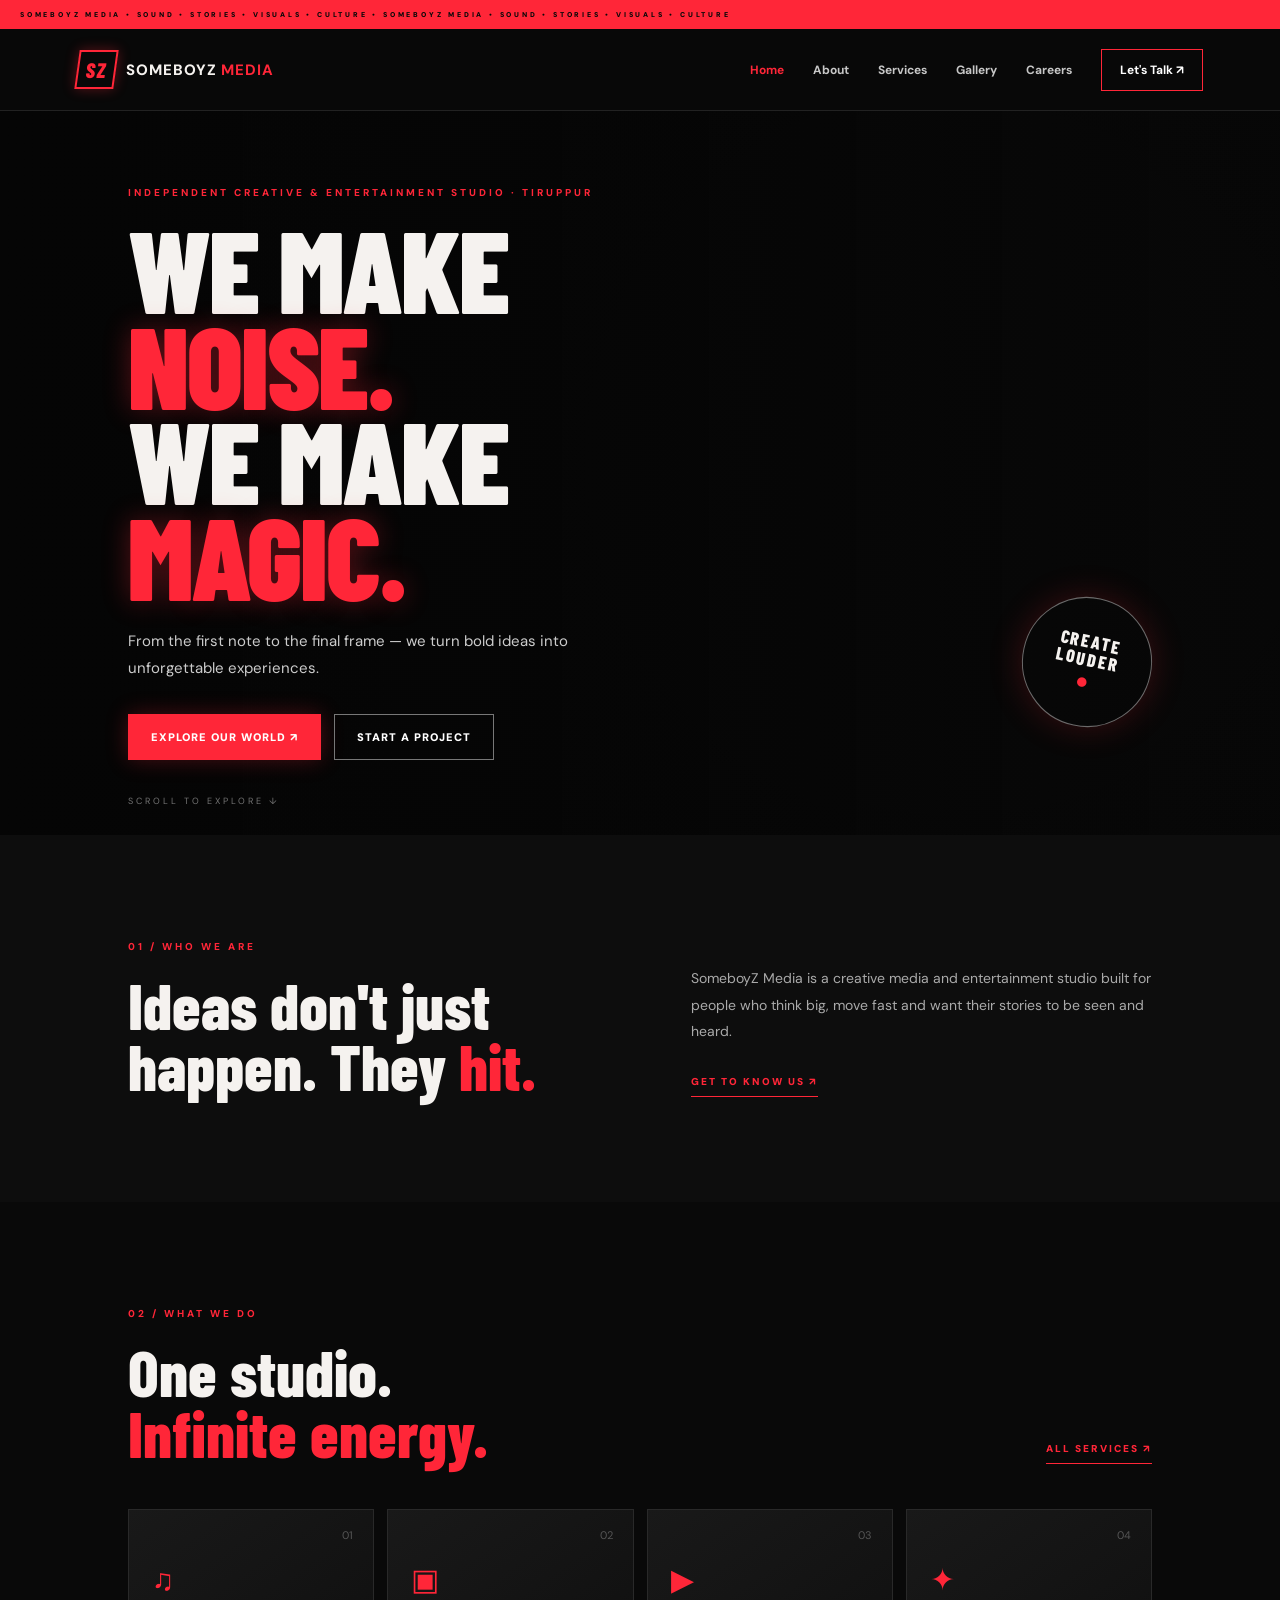
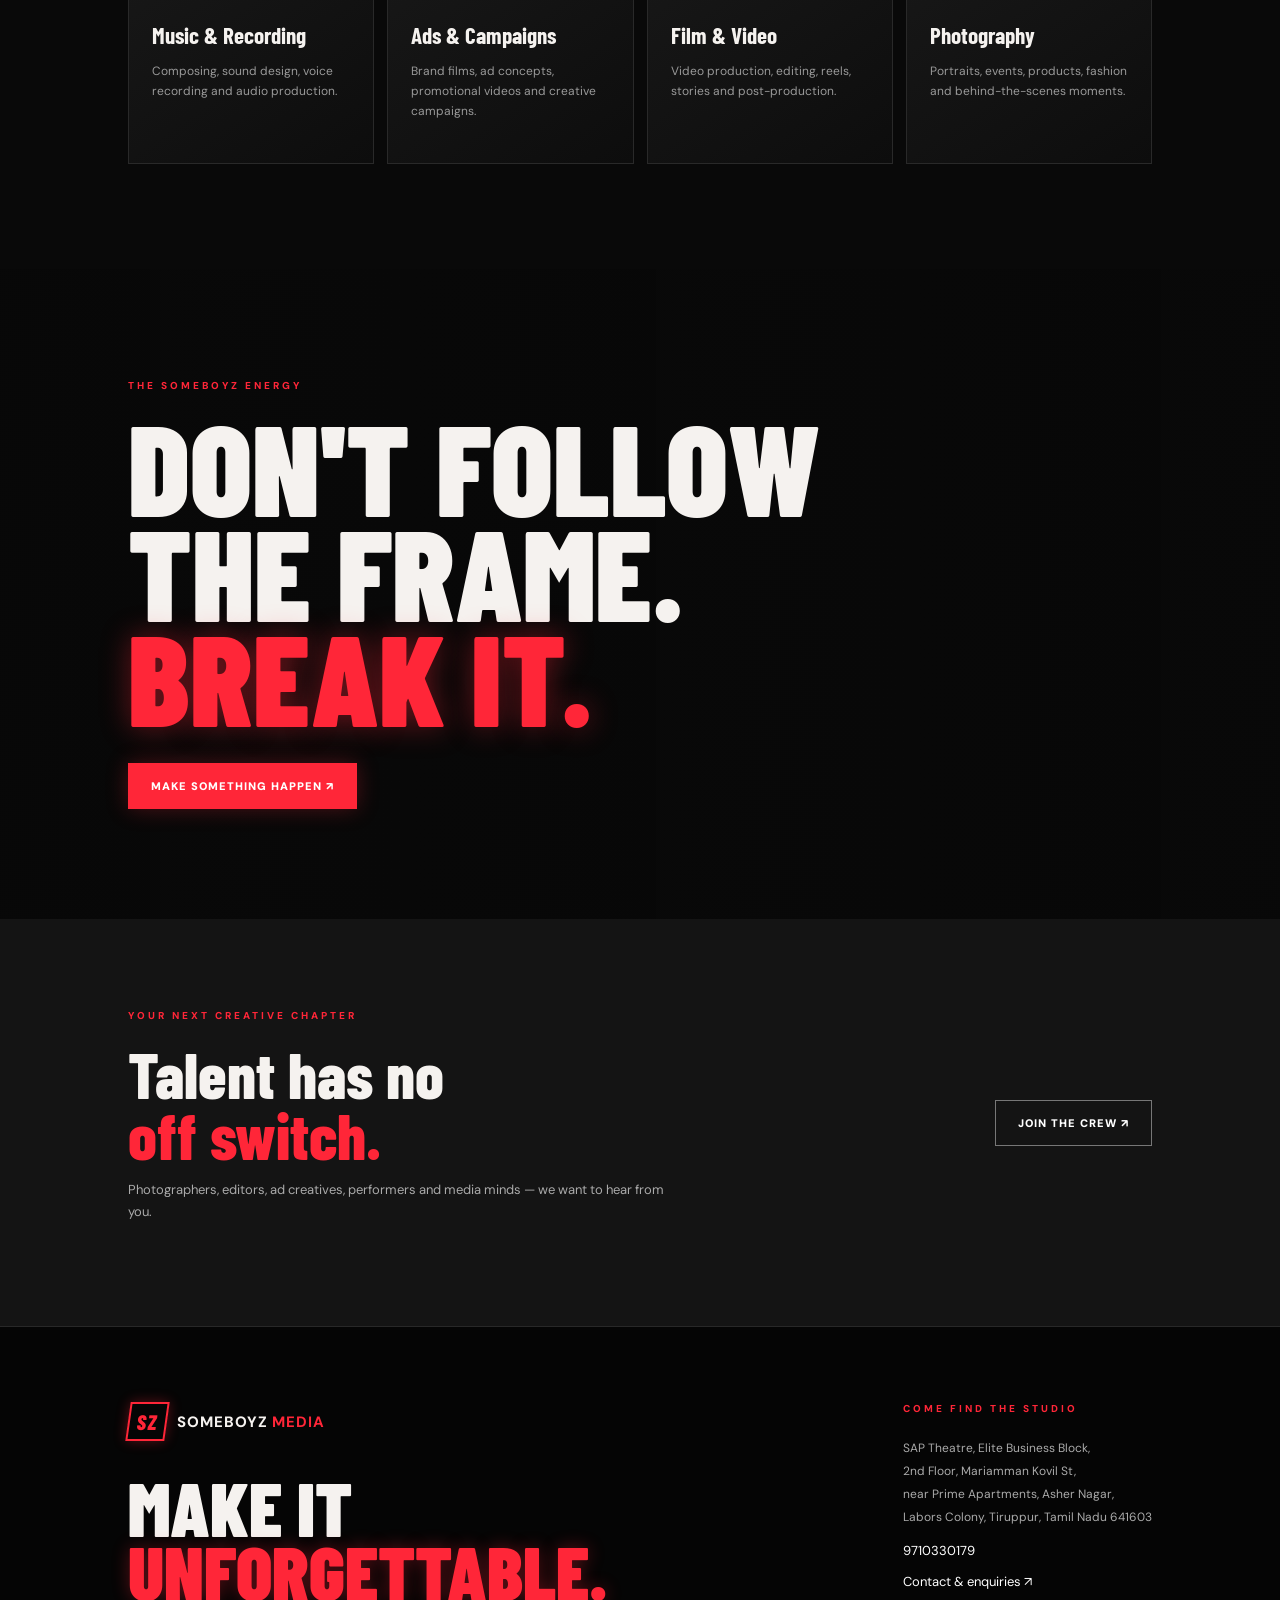
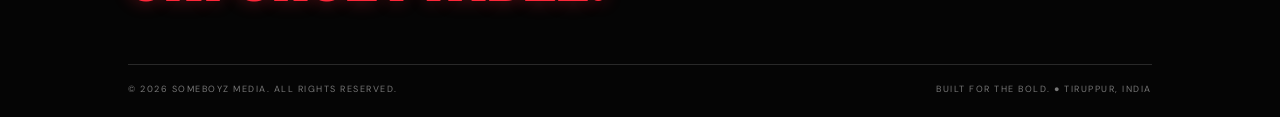
<file: index.html>
<!DOCTYPE html>
<html lang="en"><head><meta charset="UTF-8"><meta name="viewport" content="width=device-width, initial-scale=1.0"><title>SomeboyZ Media | Create Beyond Limits</title><link rel="stylesheet" href="style.css"></head>
<body><div class="ticker">SOMEBOYZ MEDIA • SOUND • STORIES • VISUALS • CULTURE • SOMEBOYZ MEDIA • SOUND • STORIES • VISUALS • CULTURE</div>
<header class="header"><a class="logo" href="index.html"><span class="logo-mark">SZ</span><span>SOMEBOYZ <b>MEDIA</b></span></a><button class="menu" aria-label="Open menu">☰</button><nav><a class="active" href="index.html">Home</a><a href="about.html">About</a><a href="services.html">Services</a><a href="gallery.html">Gallery</a><a href="careers.html">Careers</a><a class="nav-cta" href="contact.html">Let's Talk ↗</a></nav></header>
<main><section class="hero"><div class="hero-shade"></div><div class="hero-content"><p class="eyebrow">INDEPENDENT CREATIVE & ENTERTAINMENT STUDIO · TIRUPPUR</p><h1>WE MAKE<br><span>NOISE.</span><br>WE MAKE<br> <em>MAGIC.</em></h1><p class="hero-copy">From the first note to the final frame — we turn bold ideas into unforgettable experiences.</p><div class="actions"><a class="btn red" href="services.html">Explore our world ↗</a><a class="btn outline" href="contact.html">Start a project</a></div></div><div class="hero-stamp">CREATE<br>LOUDER<br><b>●</b></div><div class="scroll-note">SCROLL TO EXPLORE ↓</div></section>
<section class="intro section"><div><p class="eyebrow">01 / WHO WE ARE</p><h2>Ideas don't just<br>happen. They <span>hit.</span></h2></div><div class="intro-copy"><p>SomeboyZ Media is a creative media and entertainment studio built for people who think big, move fast and want their stories to be seen and heard.</p><a class="text-link" href="about.html">GET TO KNOW US ↗</a></div></section>
<section class="services-preview section"><div class="section-head"><div><p class="eyebrow">02 / WHAT WE DO</p><h2>One studio.<br><span>Infinite energy.</span></h2></div><a class="text-link" href="services.html">ALL SERVICES ↗</a></div><div class="service-grid"><article class="service-card"><span>01</span><div class="service-icon">♫</div><h3>Music & Recording</h3><p>Composing, sound design, voice recording and audio production.</p></article><article class="service-card"><span>02</span><div class="service-icon">▣</div><h3>Ads & Campaigns</h3><p>Brand films, ad concepts, promotional videos and creative campaigns.</p></article><article class="service-card"><span>03</span><div class="service-icon">▶</div><h3>Film & Video</h3><p>Video production, editing, reels, stories and post-production.</p></article><article class="service-card"><span>04</span><div class="service-icon">✦</div><h3>Photography</h3><p>Portraits, events, products, fashion and behind-the-scenes moments.</p></article></div></section>
<section class="manifesto"><p class="eyebrow">THE SOMEBOYZ ENERGY</p><h2>DON'T FOLLOW<br>THE FRAME.<br><span>BREAK IT.</span></h2><a class="btn red" href="contact.html">Make something happen ↗</a></section>
<section class="careers-strip"><div><p class="eyebrow">YOUR NEXT CREATIVE CHAPTER</p><h2>Talent has no<br><span>off switch.</span></h2><p>Photographers, editors, ad creatives, performers and media minds — we want to hear from you.</p></div><a class="btn outline" href="careers.html">Join the crew ↗</a></section></main>
<footer class="footer"><div class="footer-top"><div><a class="logo" href="index.html"><span class="logo-mark">SZ</span><span>SOMEBOYZ <b>MEDIA</b></span></a><h2>MAKE IT<br><span>UNFORGETTABLE.</span></h2></div><div class="footer-contact"><p class="eyebrow">COME FIND THE STUDIO</p><p>SAP Theatre, Elite Business Block,<br>2nd Floor, Mariamman Kovil St,<br>near Prime Apartments, Asher Nagar,<br>Labors Colony, Tiruppur, Tamil Nadu 641603</p><a href="tel:9710330179">9710330179</a><a href="contact.html">Contact & enquiries ↗</a></div></div><div class="footer-bottom"><span>© 2026 SOMEBOYZ MEDIA. ALL RIGHTS RESERVED.</span><span>BUILT FOR THE BOLD. ● TIRUPPUR, INDIA</span></div></footer><script src="script.js"></script></body></html>
</file>
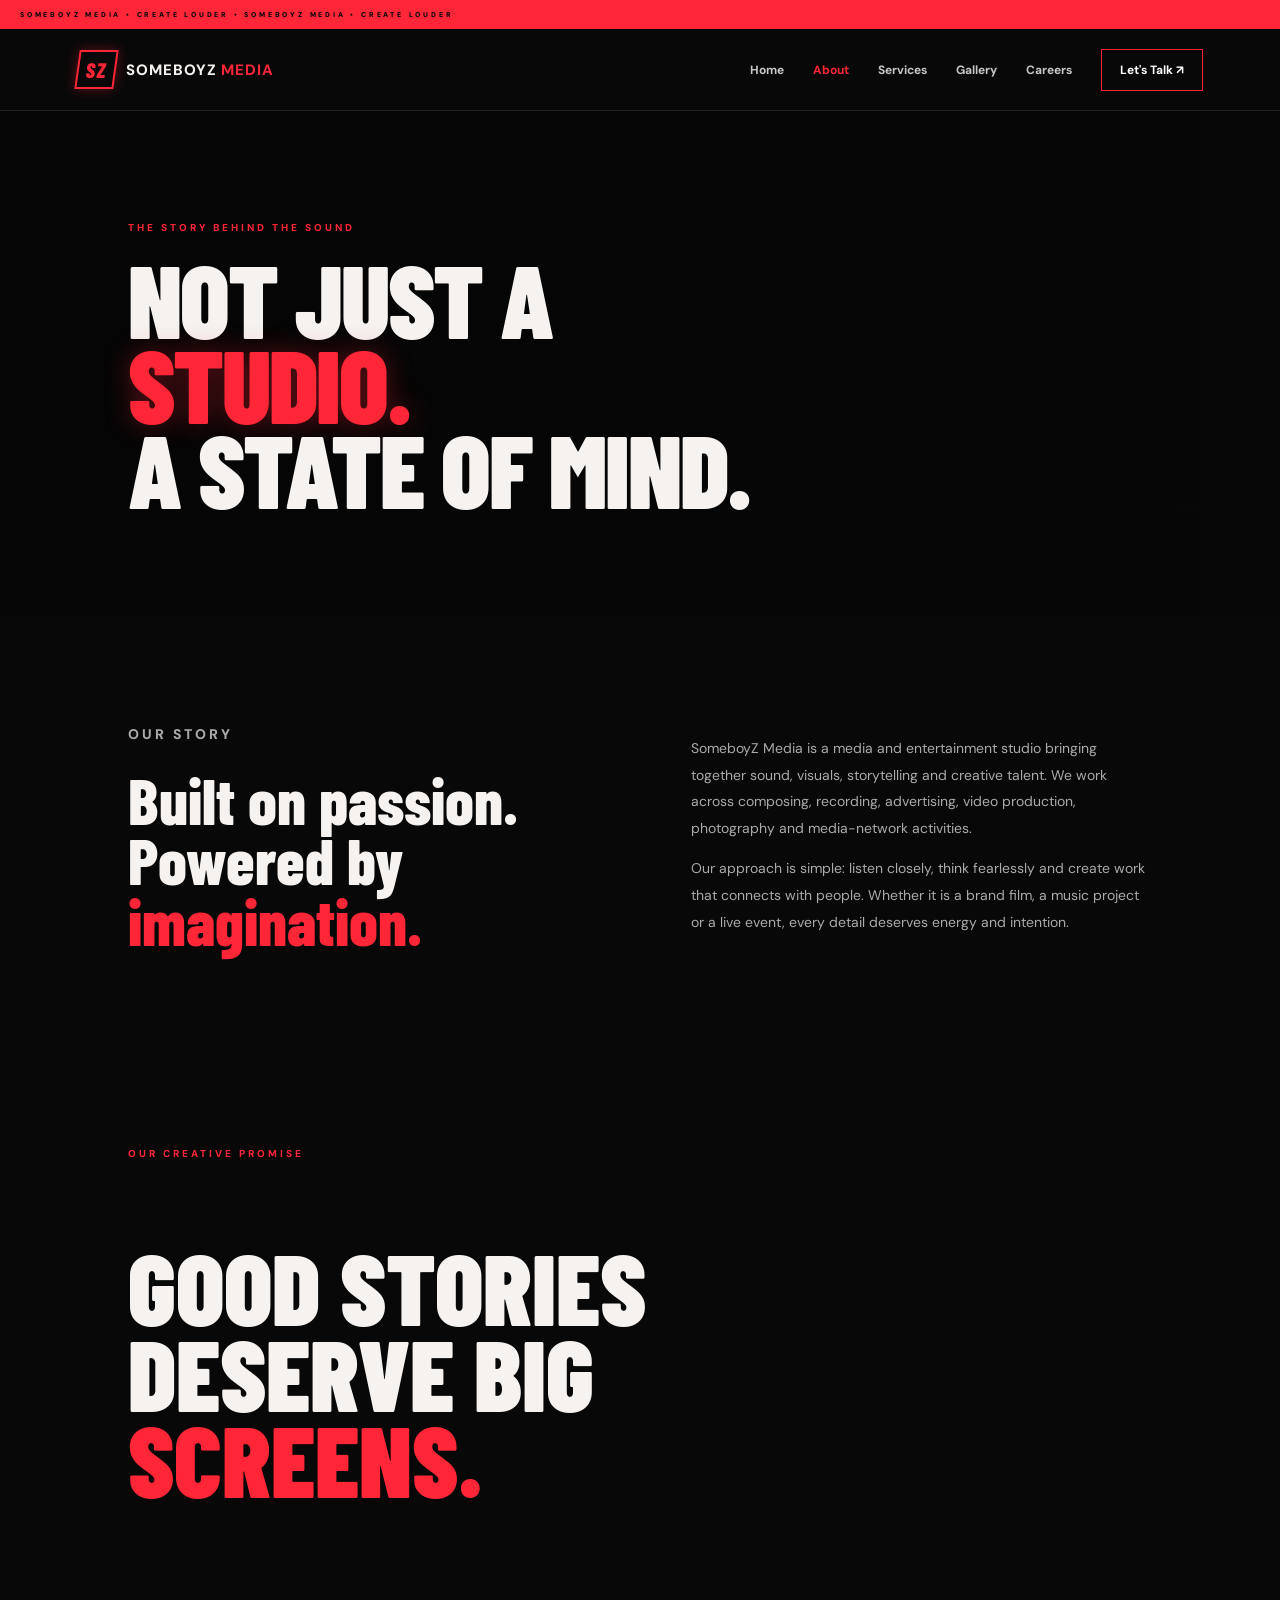
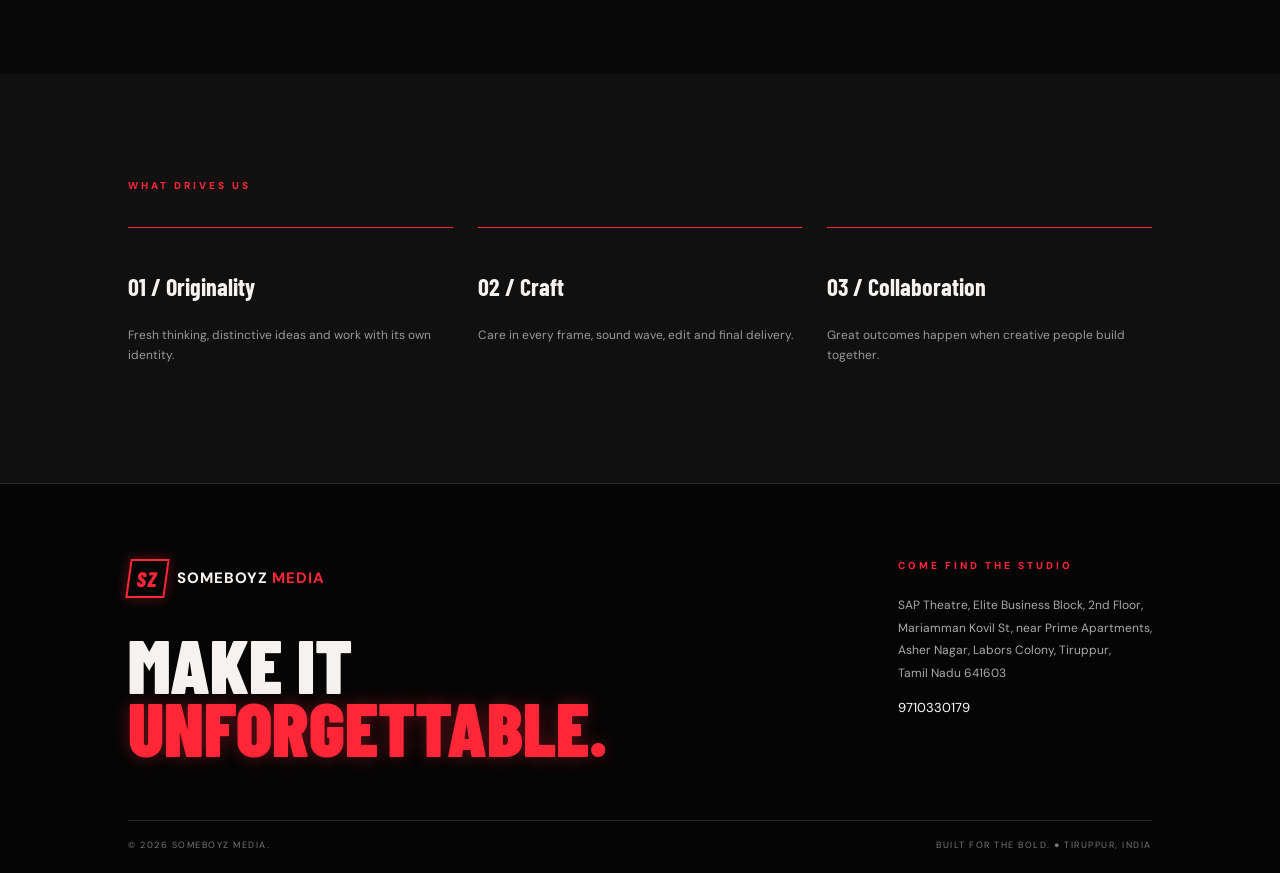
<file: about.html>
<!DOCTYPE html><html lang="en"><head><meta charset="UTF-8"><meta name="viewport" content="width=device-width, initial-scale=1.0"><title>About | SomeboyZ Media</title><link rel="stylesheet" href="style.css"></head><body><div class="ticker">SOMEBOYZ MEDIA • CREATE LOUDER • SOMEBOYZ MEDIA • CREATE LOUDER</div><header class="header"><a class="logo" href="index.html"><span class="logo-mark">SZ</span><span>SOMEBOYZ <b>MEDIA</b></span></a><button class="menu">☰</button><nav><a href="index.html">Home</a><a class="active" href="about.html">About</a><a href="services.html">Services</a><a href="gallery.html">Gallery</a><a href="careers.html">Careers</a><a class="nav-cta" href="contact.html">Let's Talk ↗</a></nav></header><main><section class="page-hero about-hero"><p class="eyebrow">THE STORY BEHIND THE SOUND</p><h1>NOT JUST A<br><span>STUDIO.</span><br>A STATE OF MIND.</h1></section><section class="section split"><div><p class="eyebrow">OUR STORY</p><h2>Built on passion.<br>Powered by <span>imagination.</span></h2></div><div><p>SomeboyZ Media is a media and entertainment studio bringing together sound, visuals, storytelling and creative talent. We work across composing, recording, advertising, video production, photography and media-network activities.</p><p>Our approach is simple: listen closely, think fearlessly and create work that connects with people. Whether it is a brand film, a music project or a live event, every detail deserves energy and intention.</p></div></section><section class="image-band"><div><p class="eyebrow">OUR CREATIVE PROMISE</p><h2>GOOD STORIES<br>DESERVE BIG<br><span>SCREENS.</span></h2></div></section><section class="section values"><p class="eyebrow">WHAT DRIVES US</p><div class="value-grid"><article><h3>01 / Originality</h3><p>Fresh thinking, distinctive ideas and work with its own identity.</p></article><article><h3>02 / Craft</h3><p>Care in every frame, sound wave, edit and final delivery.</p></article><article><h3>03 / Collaboration</h3><p>Great outcomes happen when creative people build together.</p></article></div></section></main><footer class="footer"><div class="footer-top"><div><a class="logo" href="index.html"><span class="logo-mark">SZ</span><span>SOMEBOYZ <b>MEDIA</b></span></a><h2>MAKE IT<br><span>UNFORGETTABLE.</span></h2></div><div class="footer-contact"><p class="eyebrow">COME FIND THE STUDIO</p><p>SAP Theatre, Elite Business Block, 2nd Floor,<br>Mariamman Kovil St, near Prime Apartments,<br>Asher Nagar, Labors Colony, Tiruppur,<br>Tamil Nadu 641603</p><a href="tel:9710330179">9710330179</a></div></div><div class="footer-bottom"><span>© 2026 SOMEBOYZ MEDIA.</span><span>BUILT FOR THE BOLD. ● TIRUPPUR, INDIA</span></div></footer><script src="script.js"></script></body></html>
</file>
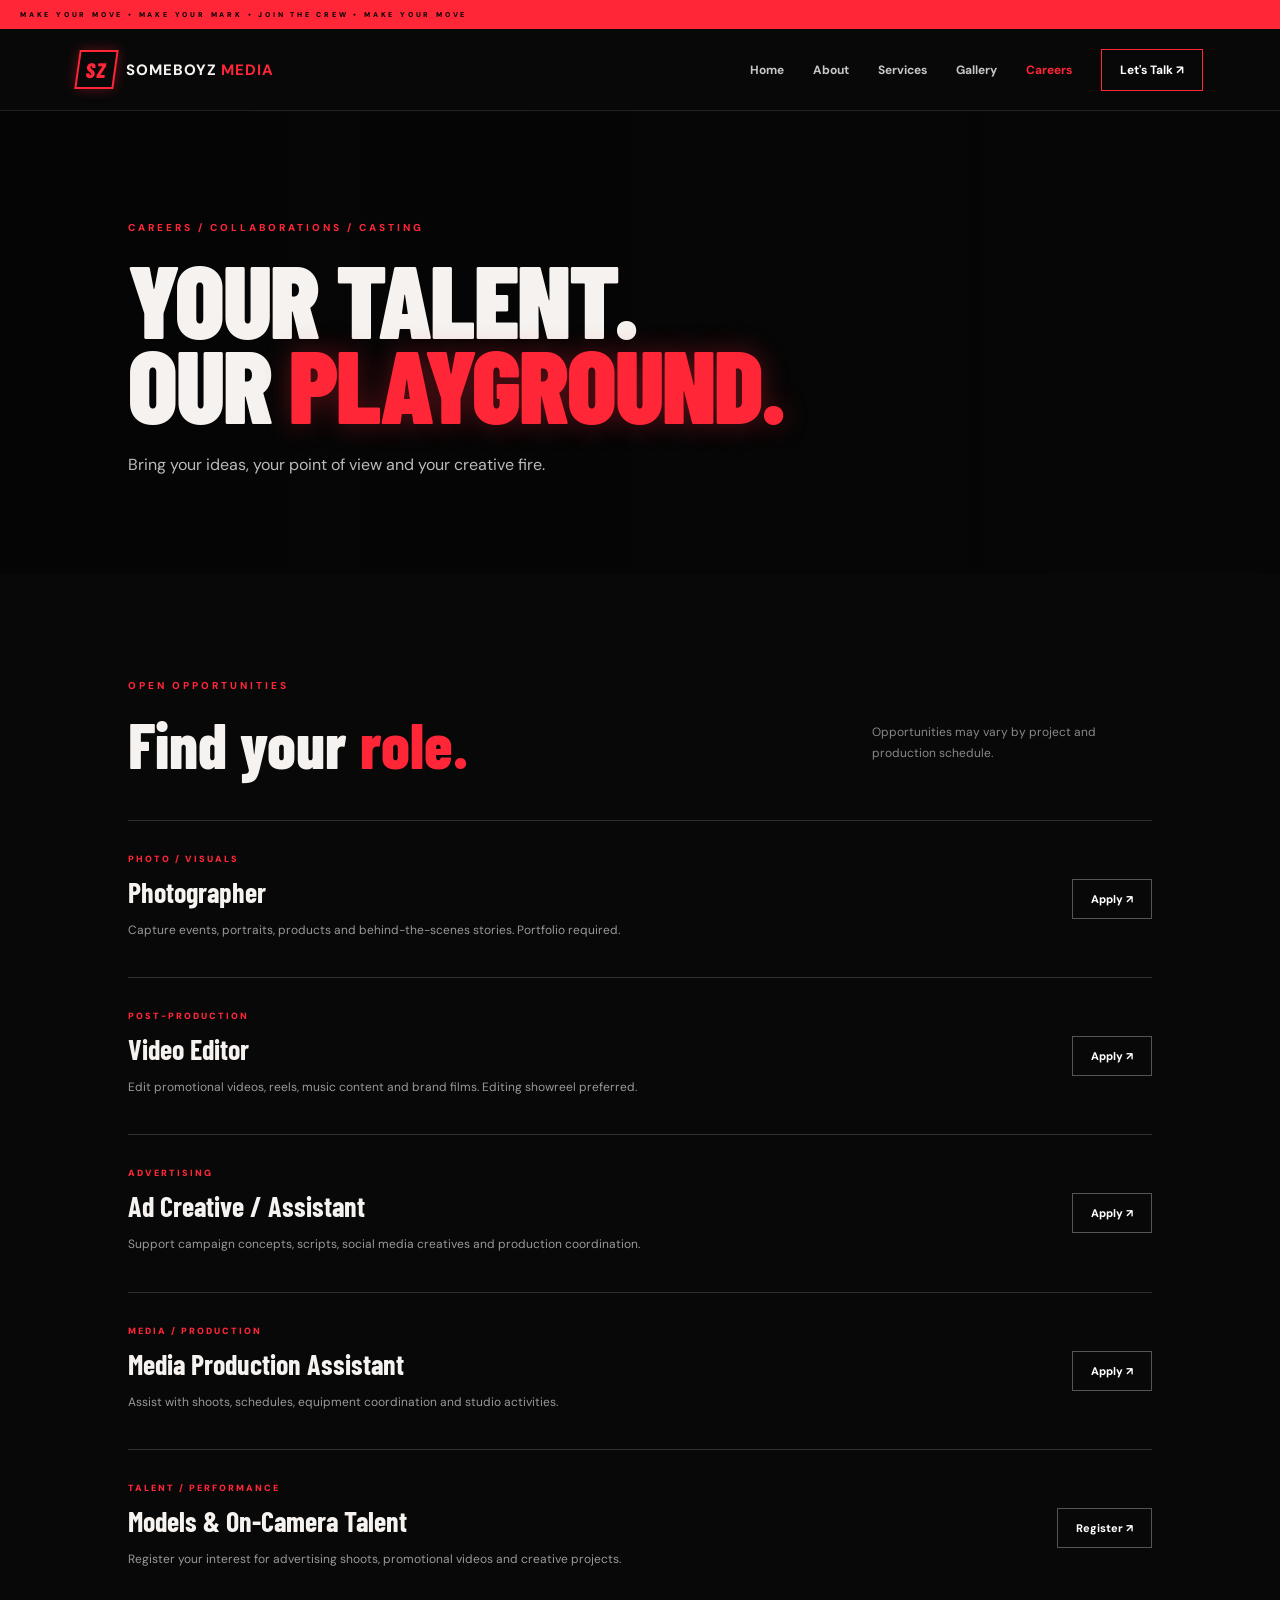
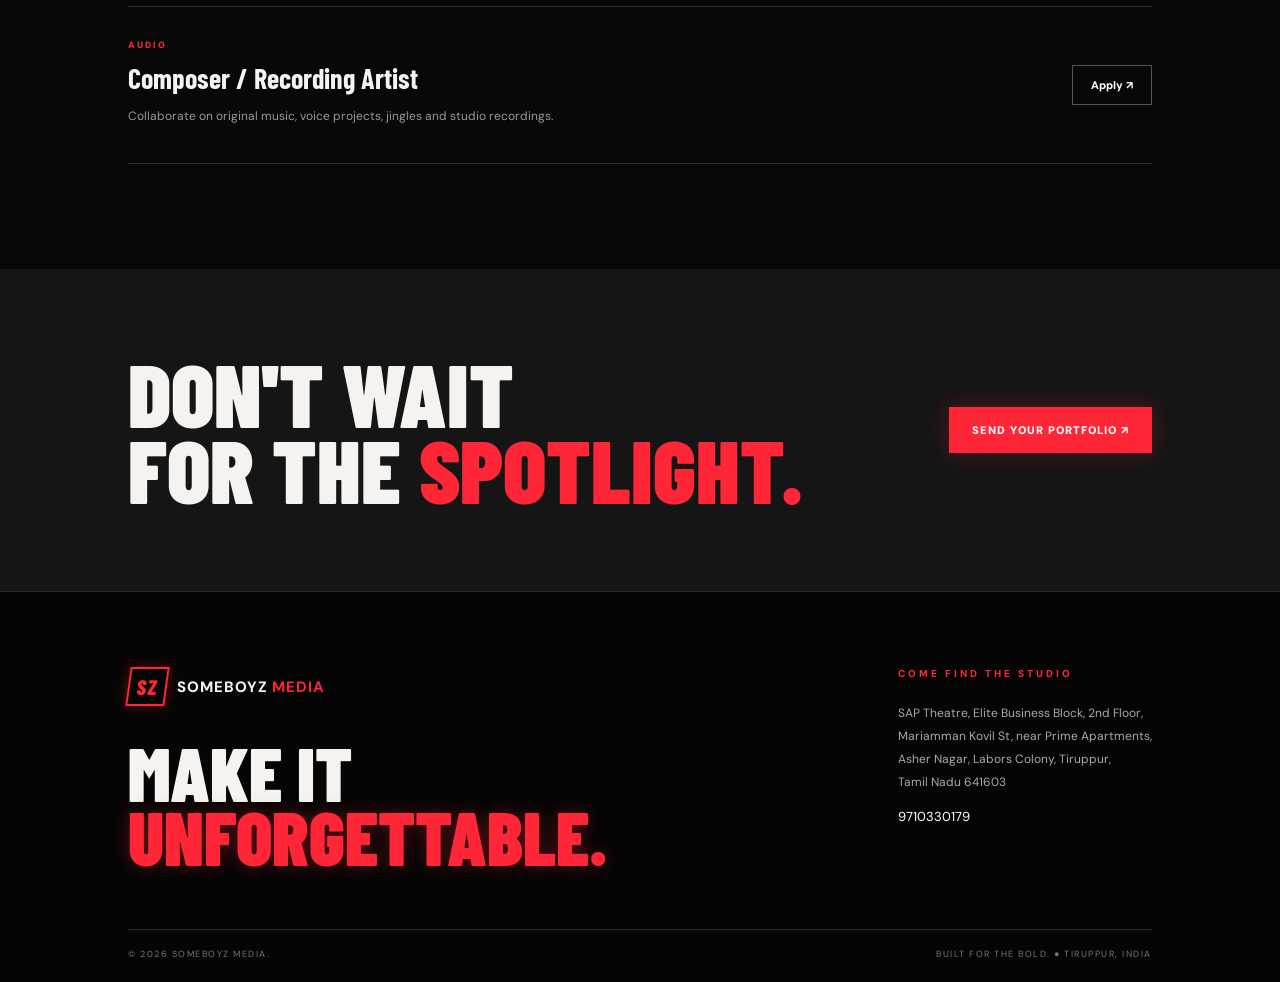
<file: careers.html>
<!DOCTYPE html><html lang="en"><head><meta charset="UTF-8"><meta name="viewport" content="width=device-width, initial-scale=1.0"><title>Careers | SomeboyZ Media</title><link rel="stylesheet" href="style.css"></head><body><div class="ticker">MAKE YOUR MOVE • MAKE YOUR MARK • JOIN THE CREW • MAKE YOUR MOVE</div><header class="header"><a class="logo" href="index.html"><span class="logo-mark">SZ</span><span>SOMEBOYZ <b>MEDIA</b></span></a><button class="menu">☰</button><nav><a href="index.html">Home</a><a href="about.html">About</a><a href="services.html">Services</a><a href="gallery.html">Gallery</a><a class="active" href="careers.html">Careers</a><a class="nav-cta" href="contact.html">Let's Talk ↗</a></nav></header><main><section class="page-hero careers-hero"><p class="eyebrow">CAREERS / COLLABORATIONS / CASTING</p><h1>YOUR TALENT.<br>OUR <span>PLAYGROUND.</span></h1><p>Bring your ideas, your point of view and your creative fire.</p></section><section class="section"><div class="section-head"><div><p class="eyebrow">OPEN OPPORTUNITIES</p><h2>Find your <span>role.</span></h2></div><p class="muted">Opportunities may vary by project and production schedule.</p></div><div class="job-list"><article><div><span class="job-type">PHOTO / VISUALS</span><h3>Photographer</h3><p>Capture events, portraits, products and behind-the-scenes stories. Portfolio required.</p></div><a href="contact.html?role=Photographer">Apply ↗</a></article><article><div><span class="job-type">POST-PRODUCTION</span><h3>Video Editor</h3><p>Edit promotional videos, reels, music content and brand films. Editing showreel preferred.</p></div><a href="contact.html?role=Video%20Editor">Apply ↗</a></article><article><div><span class="job-type">ADVERTISING</span><h3>Ad Creative / Assistant</h3><p>Support campaign concepts, scripts, social media creatives and production coordination.</p></div><a href="contact.html?role=Ad%20Creative">Apply ↗</a></article><article><div><span class="job-type">MEDIA / PRODUCTION</span><h3>Media Production Assistant</h3><p>Assist with shoots, schedules, equipment coordination and studio activities.</p></div><a href="contact.html?role=Media%20Production%20Assistant">Apply ↗</a></article><article><div><span class="job-type">TALENT / PERFORMANCE</span><h3>Models & On-Camera Talent</h3><p>Register your interest for advertising shoots, promotional videos and creative projects.</p></div><a href="contact.html?role=Model%20Talent">Register ↗</a></article><article><div><span class="job-type">AUDIO</span><h3>Composer / Recording Artist</h3><p>Collaborate on original music, voice projects, jingles and studio recordings.</p></div><a href="contact.html?role=Composer">Apply ↗</a></article></div></section><section class="cta-panel"><h2>DON'T WAIT<br>FOR THE <span>SPOTLIGHT.</span></h2><a class="btn red" href="contact.html">Send your portfolio ↗</a></section></main><footer class="footer"><div class="footer-top"><div><a class="logo" href="index.html"><span class="logo-mark">SZ</span><span>SOMEBOYZ <b>MEDIA</b></span></a><h2>MAKE IT<br><span>UNFORGETTABLE.</span></h2></div><div class="footer-contact"><p class="eyebrow">COME FIND THE STUDIO</p><p>SAP Theatre, Elite Business Block, 2nd Floor,<br>Mariamman Kovil St, near Prime Apartments,<br>Asher Nagar, Labors Colony, Tiruppur,<br>Tamil Nadu 641603</p><a href="tel:9710330179">9710330179</a></div></div><div class="footer-bottom"><span>© 2026 SOMEBOYZ MEDIA.</span><span>BUILT FOR THE BOLD. ● TIRUPPUR, INDIA</span></div></footer><script src="script.js"></script></body></html>
</file>
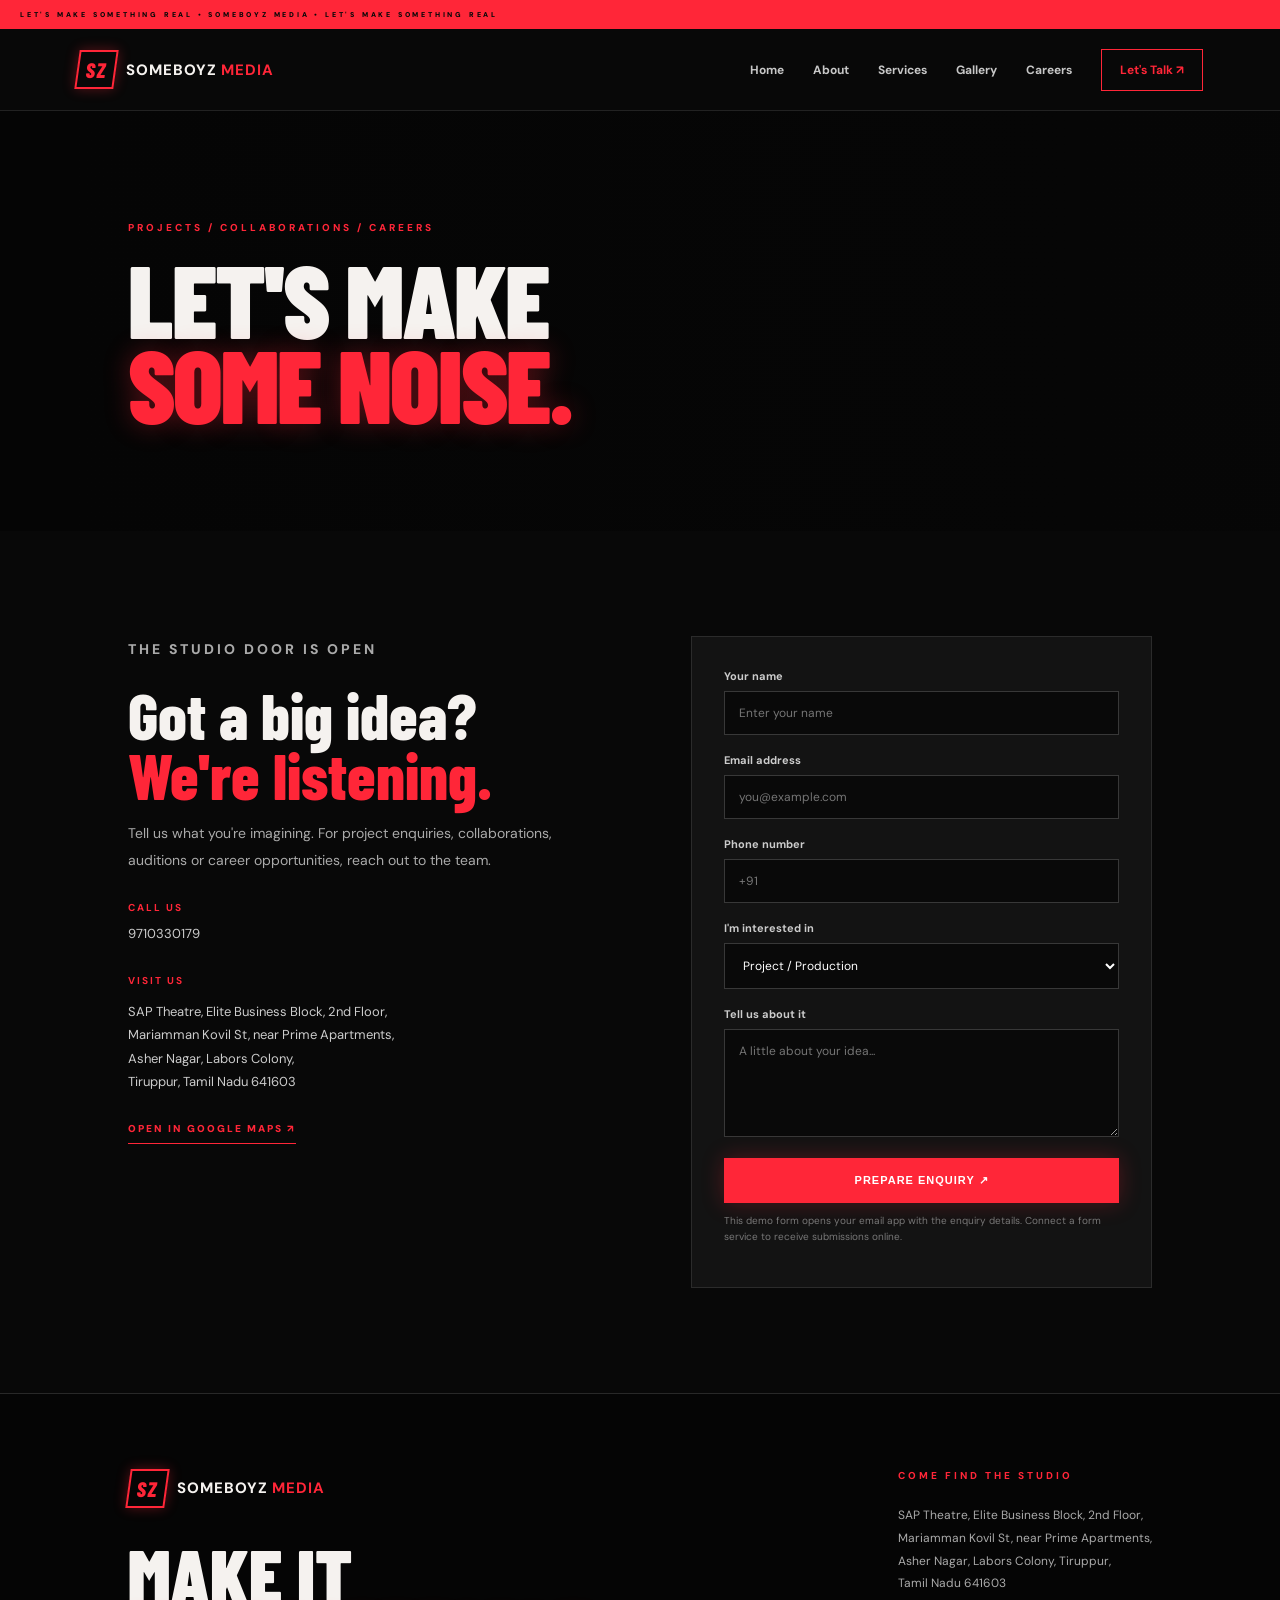
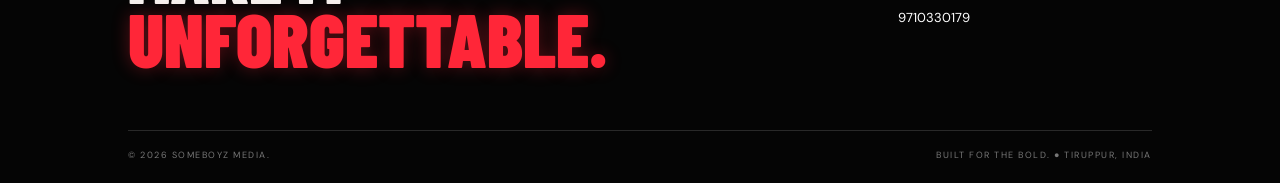
<file: contact.html>
<!DOCTYPE html><html lang="en"><head><meta charset="UTF-8"><meta name="viewport" content="width=device-width, initial-scale=1.0"><title>Contact | SomeboyZ Media</title><link rel="stylesheet" href="style.css"></head><body><div class="ticker">LET'S MAKE SOMETHING REAL • SOMEBOYZ MEDIA • LET'S MAKE SOMETHING REAL</div><header class="header"><a class="logo" href="index.html"><span class="logo-mark">SZ</span><span>SOMEBOYZ <b>MEDIA</b></span></a><button class="menu">☰</button><nav><a href="index.html">Home</a><a href="about.html">About</a><a href="services.html">Services</a><a href="gallery.html">Gallery</a><a href="careers.html">Careers</a><a class="nav-cta active" href="contact.html">Let's Talk ↗</a></nav></header><main><section class="page-hero contact-hero"><p class="eyebrow">PROJECTS / COLLABORATIONS / CAREERS</p><h1>LET'S MAKE<br><span>SOME NOISE.</span></h1></section><section class="section contact-layout"><div><p class="eyebrow">THE STUDIO DOOR IS OPEN</p><h2>Got a big idea?<br><span>We're listening.</span></h2><p>Tell us what you're imagining. For project enquiries, collaborations, auditions or career opportunities, reach out to the team.</p><div class="contact-detail"><b>CALL US</b><a href="tel:9710330179">9710330179</a></div><div class="contact-detail"><b>VISIT US</b><p>SAP Theatre, Elite Business Block, 2nd Floor,<br>Mariamman Kovil St, near Prime Apartments,<br>Asher Nagar, Labors Colony,<br>Tiruppur, Tamil Nadu 641603</p></div><a class="text-link" target="_blank" href="https://www.google.com/maps/search/?api=1&query=SAP+Theatre+Elite+Business+Block+Tiruppur">OPEN IN GOOGLE MAPS ↗</a></div><form class="contact-form" id="contactForm"><label>Your name<input name="name" required placeholder="Enter your name"></label><label>Email address<input type="email" name="email" required placeholder="you@example.com"></label><label>Phone number<input name="phone" placeholder="+91"></label><label>I'm interested in<select name="interest"><option>Project / Production</option><option>Photography</option><option>Video editing</option><option>Advertising</option><option>Composing / Recording</option><option>Model / On-camera talent</option><option>Career opportunity</option><option>Other</option></select></label><label>Tell us about it<textarea name="message" rows="5" required placeholder="A little about your idea..."></textarea></label><button class="btn red" type="submit">Prepare enquiry ↗</button><p class="form-note" id="formNote">This demo form opens your email app with the enquiry details. Connect a form service to receive submissions online.</p></form></section></main><footer class="footer"><div class="footer-top"><div><a class="logo" href="index.html"><span class="logo-mark">SZ</span><span>SOMEBOYZ <b>MEDIA</b></span></a><h2>MAKE IT<br><span>UNFORGETTABLE.</span></h2></div><div class="footer-contact"><p class="eyebrow">COME FIND THE STUDIO</p><p>SAP Theatre, Elite Business Block, 2nd Floor,<br>Mariamman Kovil St, near Prime Apartments,<br>Asher Nagar, Labors Colony, Tiruppur,<br>Tamil Nadu 641603</p><a href="9710330179">9710330179</a></div></div><div class="footer-bottom"><span>© 2026 SOMEBOYZ MEDIA.</span><span>BUILT FOR THE BOLD. ● TIRUPPUR, INDIA</span></div></footer><script src="script.js"></script></body></html>
</file>
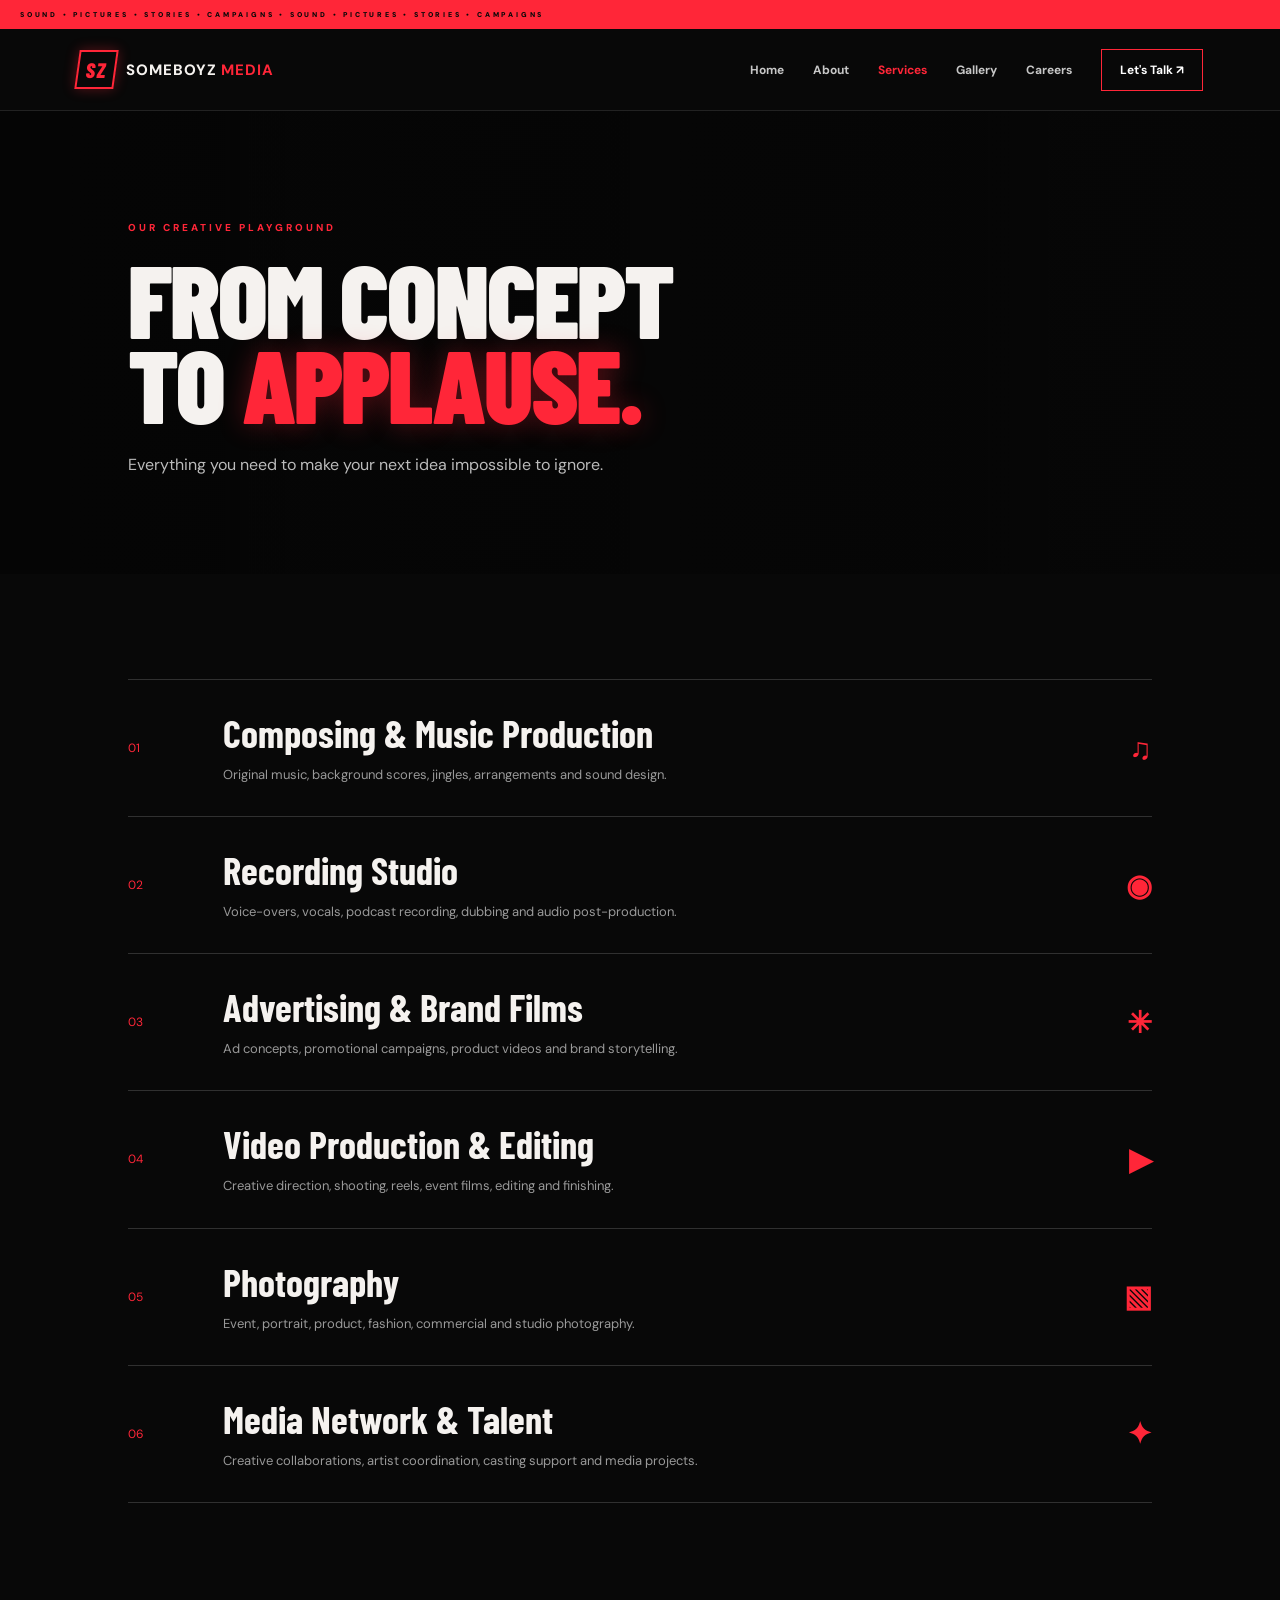
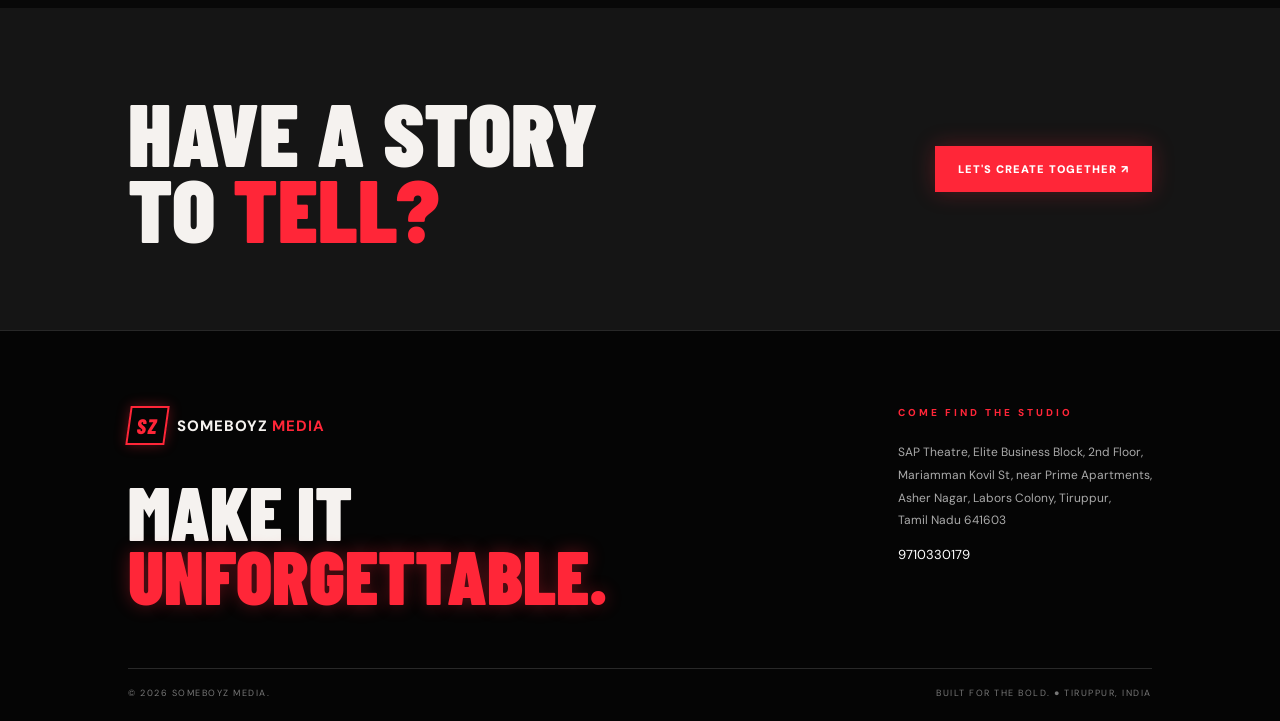
<file: services.html>
<!DOCTYPE html><html lang="en"><head><meta charset="UTF-8"><meta name="viewport" content="width=device-width, initial-scale=1.0"><title>Services | SomeboyZ Media</title><link rel="stylesheet" href="style.css"></head><body><div class="ticker">SOUND • PICTURES • STORIES • CAMPAIGNS • SOUND • PICTURES • STORIES • CAMPAIGNS</div><header class="header"><a class="logo" href="index.html"><span class="logo-mark">SZ</span><span>SOMEBOYZ <b>MEDIA</b></span></a><button class="menu">☰</button><nav><a href="index.html">Home</a><a href="about.html">About</a><a class="active" href="services.html">Services</a><a href="gallery.html">Gallery</a><a href="careers.html">Careers</a><a class="nav-cta" href="contact.html">Let's Talk ↗</a></nav></header><main><section class="page-hero services-hero"><p class="eyebrow">OUR CREATIVE PLAYGROUND</p><h1>FROM CONCEPT<br>TO <span>APPLAUSE.</span></h1><p>Everything you need to make your next idea impossible to ignore.</p></section><section class="section service-list"><article><span>01</span><div><h2>Composing & Music Production</h2><p>Original music, background scores, jingles, arrangements and sound design.</p></div><b>♫</b></article><article><span>02</span><div><h2>Recording Studio</h2><p>Voice-overs, vocals, podcast recording, dubbing and audio post-production.</p></div><b>◉</b></article><article><span>03</span><div><h2>Advertising & Brand Films</h2><p>Ad concepts, promotional campaigns, product videos and brand storytelling.</p></div><b>✳</b></article><article><span>04</span><div><h2>Video Production & Editing</h2><p>Creative direction, shooting, reels, event films, editing and finishing.</p></div><b>▶</b></article><article><span>05</span><div><h2>Photography</h2><p>Event, portrait, product, fashion, commercial and studio photography.</p></div><b>▧</b></article><article><span>06</span><div><h2>Media Network & Talent</h2><p>Creative collaborations, artist coordination, casting support and media projects.</p></div><b>✦</b></article></section><section class="cta-panel"><h2>HAVE A STORY<br>TO <span>TELL?</span></h2><a class="btn red" href="contact.html">Let's create together ↗</a></section></main><footer class="footer"><div class="footer-top"><div><a class="logo" href="index.html"><span class="logo-mark">SZ</span><span>SOMEBOYZ <b>MEDIA</b></span></a><h2>MAKE IT<br><span>UNFORGETTABLE.</span></h2></div><div class="footer-contact"><p class="eyebrow">COME FIND THE STUDIO</p><p>SAP Theatre, Elite Business Block, 2nd Floor,<br>Mariamman Kovil St, near Prime Apartments,<br>Asher Nagar, Labors Colony, Tiruppur,<br>Tamil Nadu 641603</p><a href="tel:9710330179">9710330179</a></div></div><div class="footer-bottom"><span>© 2026 SOMEBOYZ MEDIA.</span><span>BUILT FOR THE BOLD. ● TIRUPPUR, INDIA</span></div></footer><script src="script.js"></script></body></html>
</file>
<file: style.css>
@import url('https://fonts.googleapis.com/css2?family=Barlow+Condensed:wght@500;600;700;800;900&family=DM+Sans:wght@400;500;600;700;800&display=swap');
:root{--red:#ff2638;--black:#080808;--panel:#121212;--white:#f5f2ef;--muted:#aaa}*{box-sizing:border-box}html{scroll-behavior:smooth}body{margin:0;background:var(--black);color:var(--white);font-family:'DM Sans',sans-serif}a{color:inherit;text-decoration:none}.ticker{height:29px;display:flex;align-items:center;overflow:hidden;white-space:nowrap;background:var(--red);color:#080808;font-size:7px;font-weight:900;letter-spacing:2.8px;padding-left:20px}.header{height:82px;padding:0 6vw;display:flex;align-items:center;justify-content:space-between;background:#080808;position:sticky;top:0;z-index:10;border-bottom:1px solid #222}.logo{display:flex;align-items:center;gap:10px;font-weight:800;letter-spacing:1px;font-size:15px}.logo b{color:var(--red)}.logo-mark{width:39px;height:39px;border:2px solid var(--red);display:grid;place-items:center;color:var(--red);font-family:'Barlow Condensed';font-size:21px;transform:skew(-8deg);box-shadow:0 0 13px #ff263855}nav{display:flex;gap:29px;align-items:center}nav a{font-size:12px;color:#c7c7c7;font-weight:700;transition:.2s}nav a:hover,nav a.active{color:var(--red)}.nav-cta{border:1px solid var(--red);padding:12px 18px;color:white}.menu{display:none;background:none;border:0;color:white;font-size:25px}.hero{min-height:690px;position:relative;background:linear-gradient(90deg,#050505 0%,rgba(5,5,5,.88) 38%,rgba(5,5,5,.2) 100%),url('https://images.unsplash.com/photo-1492684223066-81342ee5ff30?auto=format&fit=crop&w=2000&q=90') center/cover;display:flex;align-items:center;padding:75px 10vw;overflow:hidden}.hero:after{content:'';position:absolute;inset:0;background:radial-gradient(circle at 75% 48%,transparent 0 25%,#05050555 70%);pointer-events:none}.hero-content{position:relative;z-index:1;max-width:650px}.eyebrow{font-size:10px;letter-spacing:3px;font-weight:800;color:var(--red);margin:0 0 22px}.hero h1,.page-hero h1{font:900 clamp(68px,9vw,130px)/.83 'Barlow Condensed',sans-serif;letter-spacing:-2px;margin:0 0 25px}.hero h1 span,.page-hero h1 span,.hero h1 em{color:var(--red);font-style:normal;text-shadow:0 0 28px #ff263855}.hero-copy{max-width:440px;color:#ccc;line-height:1.8;font-size:15px}.actions{display:flex;gap:13px;margin-top:32px}.btn{display:inline-flex;align-items:center;justify-content:center;padding:15px 22px;font-size:11px;font-weight:900;letter-spacing:1px;text-transform:uppercase;border:1px solid transparent;cursor:pointer}.red{background:var(--red);color:white;box-shadow:0 0 22px #ff263844}.red:hover{background:#d90e24}.outline{border-color:#777;color:white}.outline:hover{border-color:var(--red);color:var(--red)}.hero-stamp{position:absolute;right:10%;bottom:15%;z-index:1;border:1px solid #ffffff66;border-radius:50%;width:130px;height:130px;display:grid;place-content:center;text-align:center;font:800 18px/1.05 'Barlow Condensed';letter-spacing:2px;transform:rotate(12deg);box-shadow:0 0 35px #ff263833}.hero-stamp b{color:var(--red);font-size:22px}.scroll-note{position:absolute;bottom:28px;left:10vw;font-size:9px;letter-spacing:3px;color:#aaa}.section{padding:105px 10vw}.intro{display:grid;grid-template-columns:1fr 1fr;gap:8vw;align-items:end;background:#0d0d0d}.section h2,.careers-strip h2,.contact-layout h2{font:800 clamp(43px,5vw,68px)/.95 'Barlow Condensed';margin:0}.section h2 span,.careers-strip h2 span,.contact-layout h2 span{color:var(--red)}.intro-copy p,.split p,.contact-layout>div>p{color:#aaa;line-height:1.9;font-size:14px}.text-link{display:inline-block;margin-top:16px;color:var(--red);font-size:10px;font-weight:900;letter-spacing:2px;border-bottom:1px solid var(--red);padding-bottom:8px}.services-preview{background:#090909}.section-head{display:flex;align-items:end;justify-content:space-between;margin-bottom:45px}.service-grid{display:grid;grid-template-columns:repeat(4,1fr);gap:13px}.service-card{position:relative;background:linear-gradient(145deg,#191919,#0d0d0d);border:1px solid #292929;padding:28px 23px;min-height:255px;transition:.3s}.service-card:hover{transform:translateY(-7px);border-color:var(--red);box-shadow:0 12px 40px #ff26381c}.service-card>span{position:absolute;right:20px;top:18px;color:#555;font-size:11px}.service-icon{font-size:30px;color:var(--red);margin:22px 0}.service-card h3{font:700 23px 'Barlow Condensed';margin:0 0 10px}.service-card p,.value-grid p{color:#999;font-size:12px;line-height:1.7}.manifesto{padding:110px 10vw;background:linear-gradient(90deg,#080808d9,#08080888),url('https://images.unsplash.com/photo-1506157786151-b8491531f063?auto=format&fit=crop&w=1800&q=85') center/cover fixed}.manifesto h2{font:900 clamp(65px,10vw,130px)/.82 'Barlow Condensed';margin:0 0 35px}.manifesto h2 span{color:var(--red);text-shadow:0 0 30px #ff263866}.careers-strip{padding:90px 10vw;display:flex;justify-content:space-between;align-items:center;gap:35px;background:#141414}.careers-strip p:not(.eyebrow){max-width:540px;color:#aaa;line-height:1.7;font-size:13px}.footer{padding:75px 10vw 22px;background:#050505;border-top:1px solid #282828}.footer-top{display:flex;justify-content:space-between;gap:40px;padding-bottom:60px}.footer-top h2{font:900 clamp(45px,6vw,75px)/.85 'Barlow Condensed';margin:35px 0 0}.footer-top h2 span{color:var(--red);text-shadow:0 0 18px #ff263855}.footer-contact{max-width:360px}.footer-contact p:not(.eyebrow){font-size:12px;color:#aaa;line-height:1.9}.footer-contact>a{display:block;color:white;font-size:13px;margin-top:14px}.footer-contact>a:hover{color:var(--red)}.footer-bottom{border-top:1px solid #292929;padding-top:18px;display:flex;justify-content:space-between;color:#777;font-size:9px;letter-spacing:1.5px}.page-hero{min-height:410px;padding:110px 10vw 80px;background-size:cover;background-position:center;position:relative}.page-hero h1{font-size:clamp(60px,8vw,105px)}.page-hero>p:last-child{color:#bbb;max-width:480px;line-height:1.7}.about-hero{background-image:linear-gradient(90deg,#050505 5%,#050505aa),url('https://images.unsplash.com/photo-1470225620780-dba8ba36b745?auto=format&fit=crop&w=1800&q=85')}.services-hero{background-image:linear-gradient(90deg,#050505 5%,#05050599),url('https://images.unsplash.com/photo-1493225457124-a3eb161ffa5f?auto=format&fit=crop&w=1800&q=85')}.gallery-hero{background-image:linear-gradient(90deg,#050505 5%,#05050599),url('https://images.unsplash.com/photo-1503095396549-807759245b35?auto=format&fit=crop&w=1800&q=85')}.careers-hero{background-image:linear-gradient(90deg,#050505 5%,#05050599),url('https://images.unsplash.com/photo-1521737711867-e3b97375f902?auto=format&fit=crop&w=1800&q=85')}.contact-hero{background-image:linear-gradient(90deg,#050505 5%,#05050599),url('https://images.unsplash.com/photo-1492619375914-88005aa9e8fb?auto=format&fit=crop&w=1800&q=85')}.split{display:grid;grid-template-columns:1fr 1fr;gap:8vw}.image-band{min-height:430px;padding:90px 10vw;background:linear-gradient(90deg,#080808e8,#08080855),url('https://images.unsplash.com/photo-1506157786151-b8491531f063?auto=format&fit=crop&w=1800&q=85') center/cover;display:flex;align-items:center}.image-band h2{font:900 clamp(55px,8vw,100px)/.86 'Barlow Condensed'}.image-band h2 span{color:var(--red)}.values{background:#101010}.value-grid{display:grid;grid-template-columns:repeat(3,1fr);gap:25px;margin-top:35px}.value-grid article{border-top:1px solid var(--red);padding-top:20px}.value-grid h3{font:700 24px 'Barlow Condensed'}.service-list article{display:grid;grid-template-columns:70px 1fr 60px;gap:25px;align-items:center;border-top:1px solid #303030;padding:30px 0}.service-list article:last-child{border-bottom:1px solid #303030}.service-list article>span{color:var(--red);font-size:12px}.service-list h2{font:700 clamp(25px,3vw,39px) 'Barlow Condensed';margin:0 0 8px}.service-list p{color:#999;font-size:13px;margin:0;line-height:1.7}.service-list article>b{font-size:30px;color:var(--red);text-align:right}.cta-panel{padding:85px 10vw;background:#151515;display:flex;align-items:center;justify-content:space-between;gap:25px}.cta-panel h2{font:900 clamp(50px,7vw,90px)/.85 'Barlow Condensed';margin:0}.cta-panel h2 span{color:var(--red)}.gallery-grid{display:grid;grid-template-columns:1.15fr 1fr 1fr;grid-auto-rows:260px;gap:14px}.gallery-item{position:relative;margin:0;overflow:hidden;background:#181818}.gallery-item.tall{grid-row:span 2}.gallery-item.wide{grid-column:span 2}.gallery-item img{width:100%;height:100%;object-fit:cover;filter:grayscale(25%);transition:.5s}.gallery-item:hover img{transform:scale(1.06);filter:grayscale(0)}.gallery-item figcaption{position:absolute;bottom:0;left:0;right:0;padding:25px 17px 15px;background:linear-gradient(transparent,#000d);font-size:10px;font-weight:900;letter-spacing:2px}.gallery-note{padding:0 10vw 70px;color:#777;font-size:11px}.muted{color:#888;font-size:12px;max-width:280px;line-height:1.7}.job-list article{display:flex;justify-content:space-between;align-items:center;gap:25px;padding:25px 0;border-top:1px solid #303030}.job-list article:last-child{border-bottom:1px solid #303030}.job-type{color:var(--red);font-size:9px;letter-spacing:2px;font-weight:900}.job-list h3{font:700 28px 'Barlow Condensed';margin:8px 0}.job-list p{color:#999;font-size:12px;line-height:1.6;max-width:650px}.job-list article>a{color:white;border:1px solid #555;padding:12px 18px;font-size:11px;font-weight:800;white-space:nowrap}.job-list article>a:hover{border-color:var(--red);color:var(--red)}.contact-layout{display:grid;grid-template-columns:1fr 1fr;gap:8vw}.contact-detail{margin-top:28px}.contact-detail b{display:block;color:var(--red);font-size:10px;letter-spacing:2px;margin-bottom:8px}.contact-detail p,.contact-detail a{font-size:13px;color:#ccc;line-height:1.8}.contact-form{background:#131313;padding:32px;border:1px solid #2b2b2b}.contact-form label{display:block;font-size:11px;color:#ccc;font-weight:700;margin-bottom:18px}.contact-form input,.contact-form select,.contact-form textarea{width:100%;margin-top:8px;padding:13px 14px;background:#090909;border:1px solid #383838;color:white;font:12px 'DM Sans';outline:none}.contact-form input:focus,.contact-form select:focus,.contact-form textarea:focus{border-color:var(--red)}.contact-form textarea{resize:vertical}.form-note{font-size:10px;color:#777;line-height:1.6}.contact-form button{width:100%}
@media(max-width:850px){.header{padding:0 5vw}.menu{display:block}nav{display:none;position:absolute;top:81px;left:0;right:0;background:#080808;padding:25px;flex-direction:column;align-items:flex-start;border-bottom:1px solid #333}nav.open{display:flex}.hero{min-height:650px;padding:65px 7vw}.hero-stamp{right:7%;width:95px;height:95px;font-size:14px}.section{padding:75px 7vw}.service-grid{grid-template-columns:repeat(2,1fr)}.careers-strip,.cta-panel{padding:70px 7vw}.footer{padding:65px 7vw 20px}.page-hero{padding:90px 7vw 65px}.gallery-grid{padding:70px 7vw;grid-template-columns:1fr 1fr;grid-auto-rows:220px}.gallery-item.tall{grid-row:span 1}.gallery-item.wide{grid-column:span 2}.gallery-note{padding:0 7vw 60px}.split,.contact-layout{gap:40px}.manifesto{padding:90px 7vw}}@media(max-width:600px){.hero h1{font-size:70px}.hero{min-height:620px}.hero-stamp{display:none}.intro,.split,.contact-layout{grid-template-columns:1fr}.section-head,.careers-strip,.cta-panel{align-items:flex-start;flex-direction:column}.service-grid,.value-grid{grid-template-columns:1fr}.service-card{min-height:210px}.footer-top{flex-direction:column}.footer-bottom{gap:12px;flex-direction:column}.page-hero h1{font-size:62px}.service-list article{grid-template-columns:35px 1fr 25px;gap:12px}.gallery-grid{grid-template-columns:1fr;grid-auto-rows:250px}.gallery-item.wide{grid-column:span 1}.gallery-item.tall{grid-row:span 1}.job-list article{align-items:flex-start;flex-direction:column}.contact-form{padding:22px}.actions{flex-wrap:wrap}}
</file>
